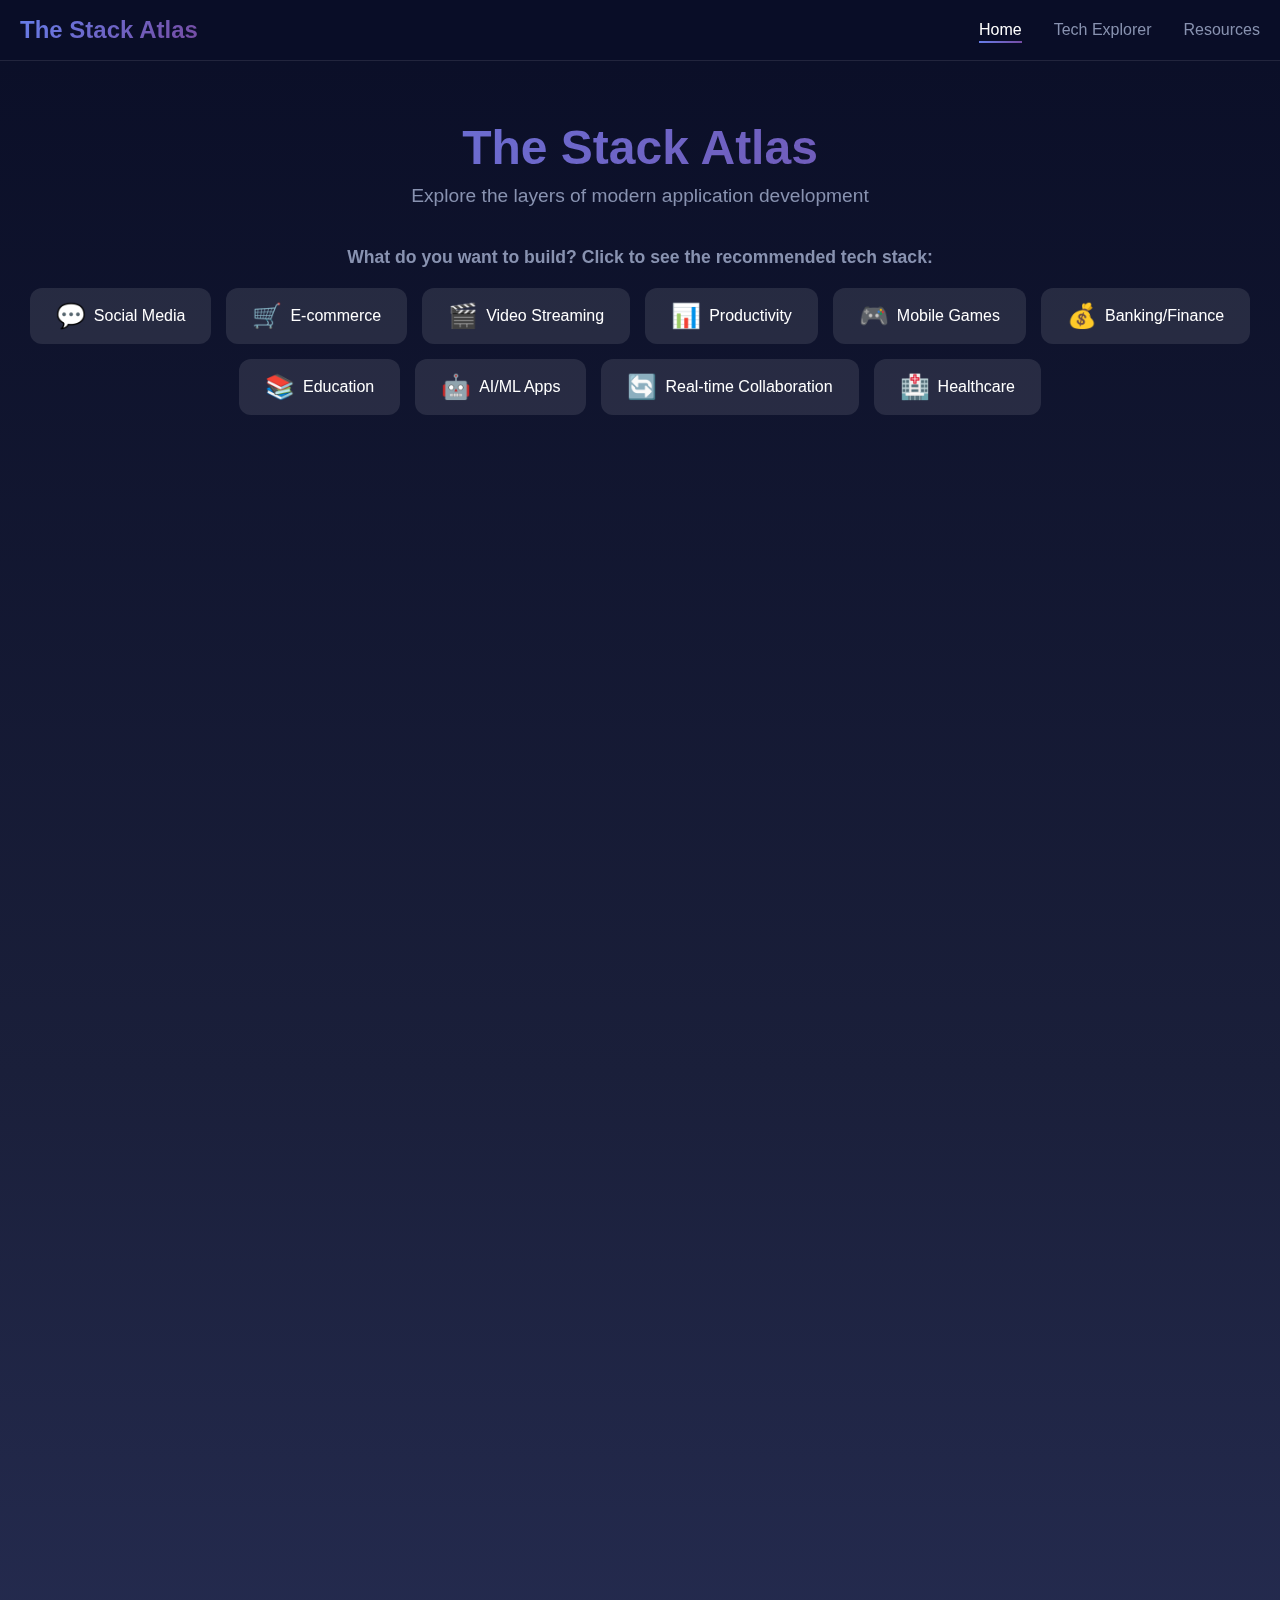
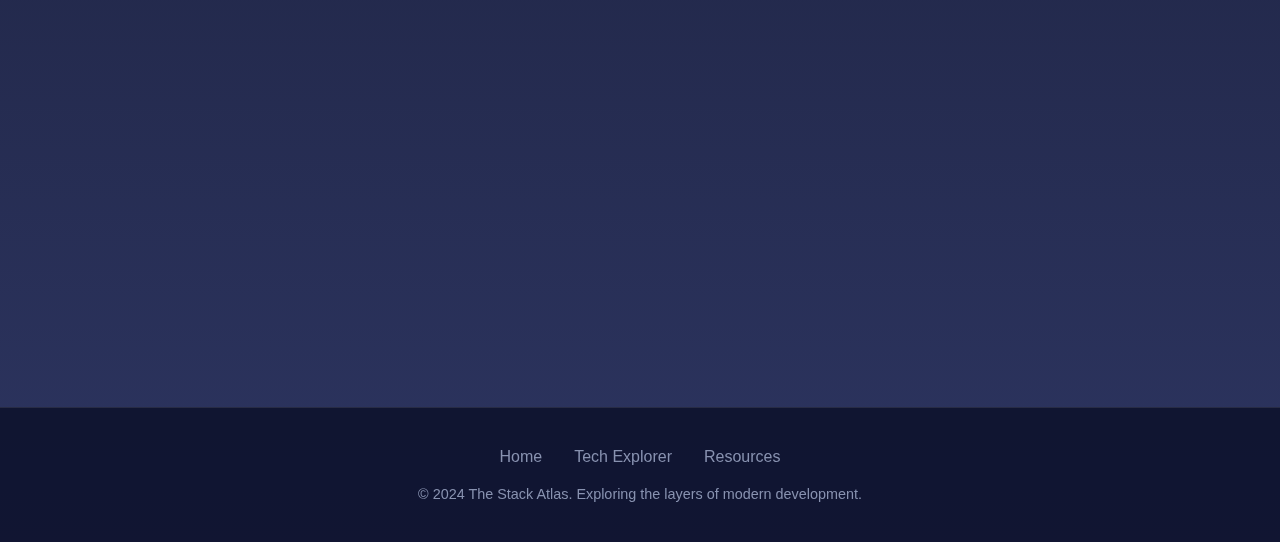
<file: index.html>
<!DOCTYPE html>
<html lang="en">
<head>
    <meta charset="UTF-8">
    <meta name="viewport" content="width=device-width, initial-scale=1.0">
    <title>The Stack Atlas - Interactive Technology Visualization</title>
    <link rel="stylesheet" href="css/styles.css">
</head>
<body>
    <div class="particles" id="particles"></div>
    
    <!-- Navigation -->
    <div class="nav-container">
        <div class="nav-wrapper">
            <nav>
                <a href="index.html" class="logo">The Stack Atlas</a>
                <button class="mobile-menu-toggle" type="button">☰</button>
                <ul class="nav-links">
                    <li><a href="index.html" class="active">Home</a></li>
                    <li><a href="explorer.html">Tech Explorer</a></li>
                    <li><a href="resources.html">Resources</a></li>
                </ul>
            </nav>
        </div>
    </div>

    <div class="container">
        <div class="header">
            <h1>The Stack Atlas</h1>
            <p>Explore the layers of modern application development</p>
        </div>

        <div class="stack-container" id="stackContainer">
            <!-- Layers will be inserted here by JavaScript -->
        </div>
    </div>

    <div class="tooltip" id="tooltip"></div>

    <!-- Footer -->
    <footer>
        <div class="footer-content">
            <div class="footer-links">
                <a href="index.html">Home</a>
                <a href="explorer.html">Tech Explorer</a>
                <a href="resources.html">Resources</a>
            </div>
            <p class="footer-text">© 2024 The Stack Atlas. Exploring the layers of modern development.</p>
        </div>
    </footer>

    <script src="js/appTypes.js"></script>
    <script src="js/techData.js"></script>
    <script src="js/main.js"></script>
    <script>
        // Page-specific initialization - run immediately since scripts are loaded in order
        // Override with detailed data if available
        if (typeof techStackDetailed !== 'undefined') {
            techStackData = techStackDetailed;
        }
        
        // Initialize the visualization
        if (typeof initStackVisualization === 'function') {
            initStackVisualization();
        }
        if (typeof createAppSelector === 'function') {
            createAppSelector();
        }
    </script>
</body>
</html>
</file>
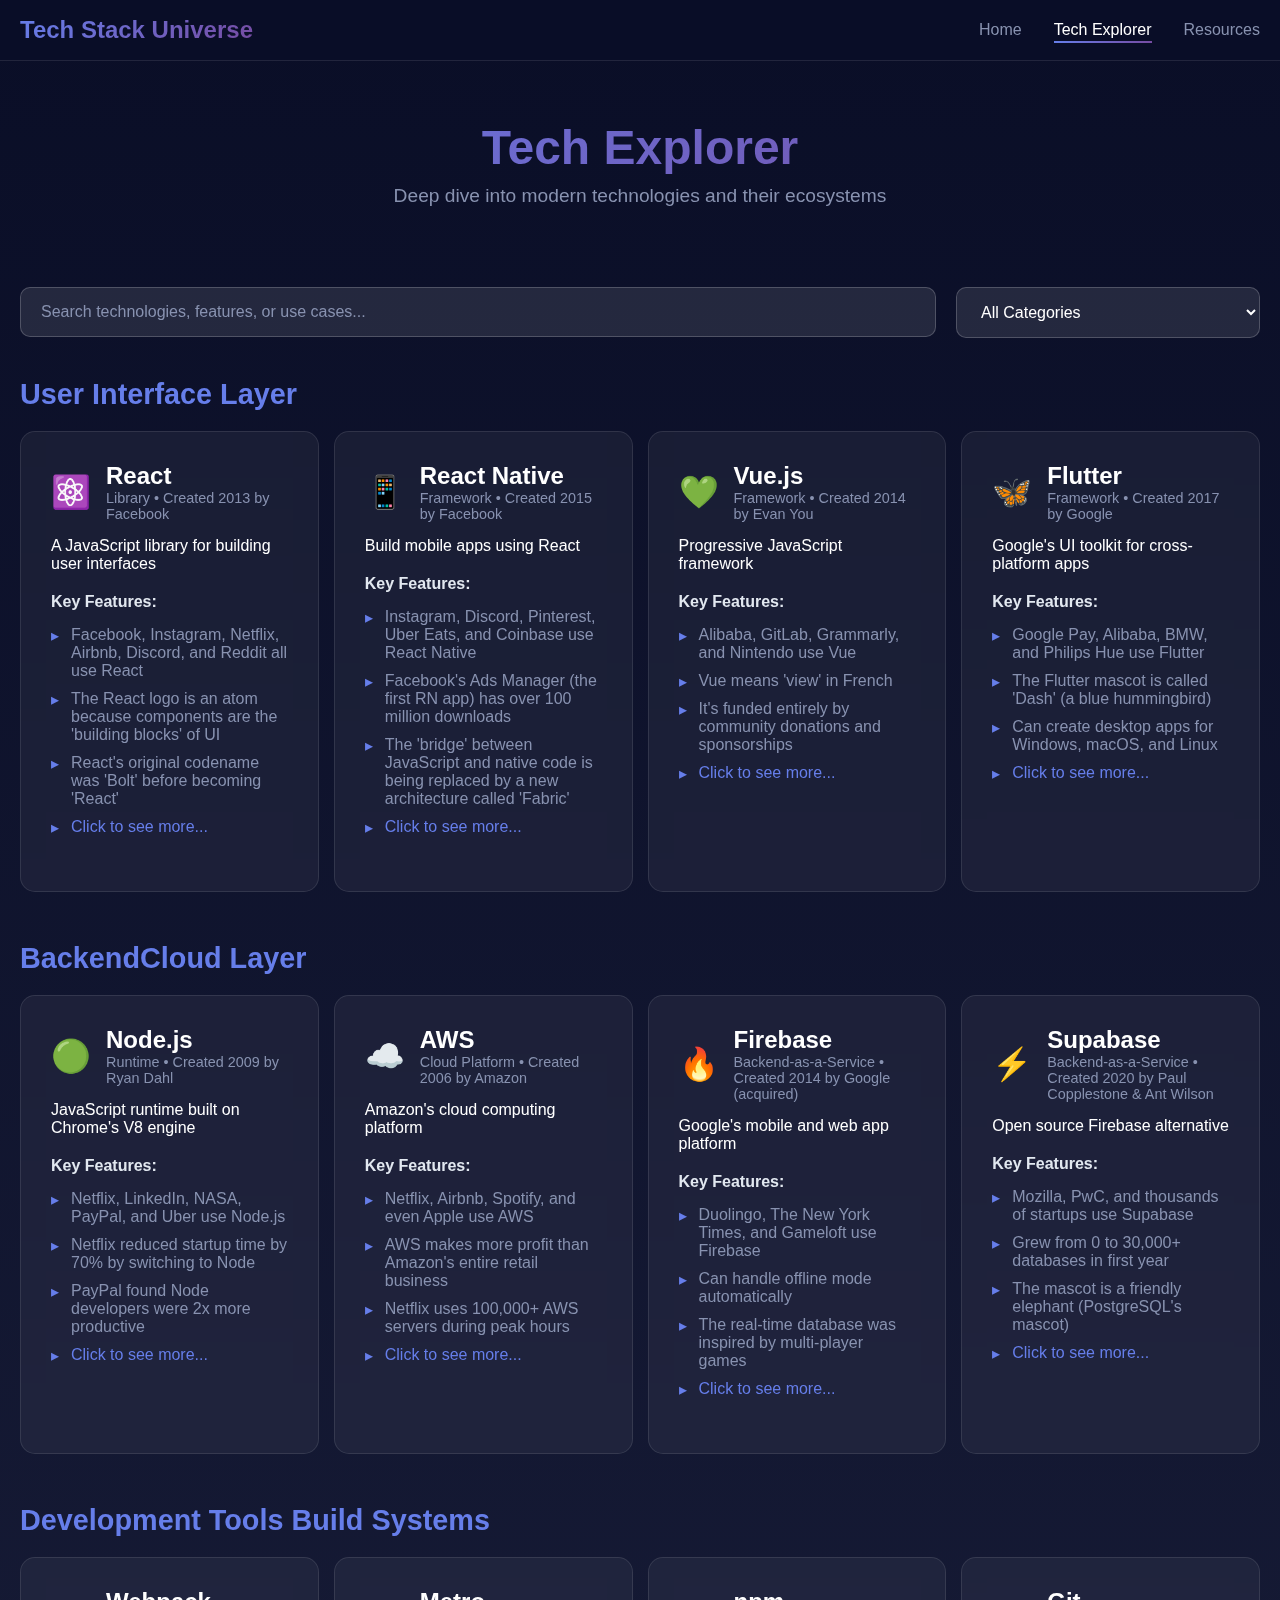
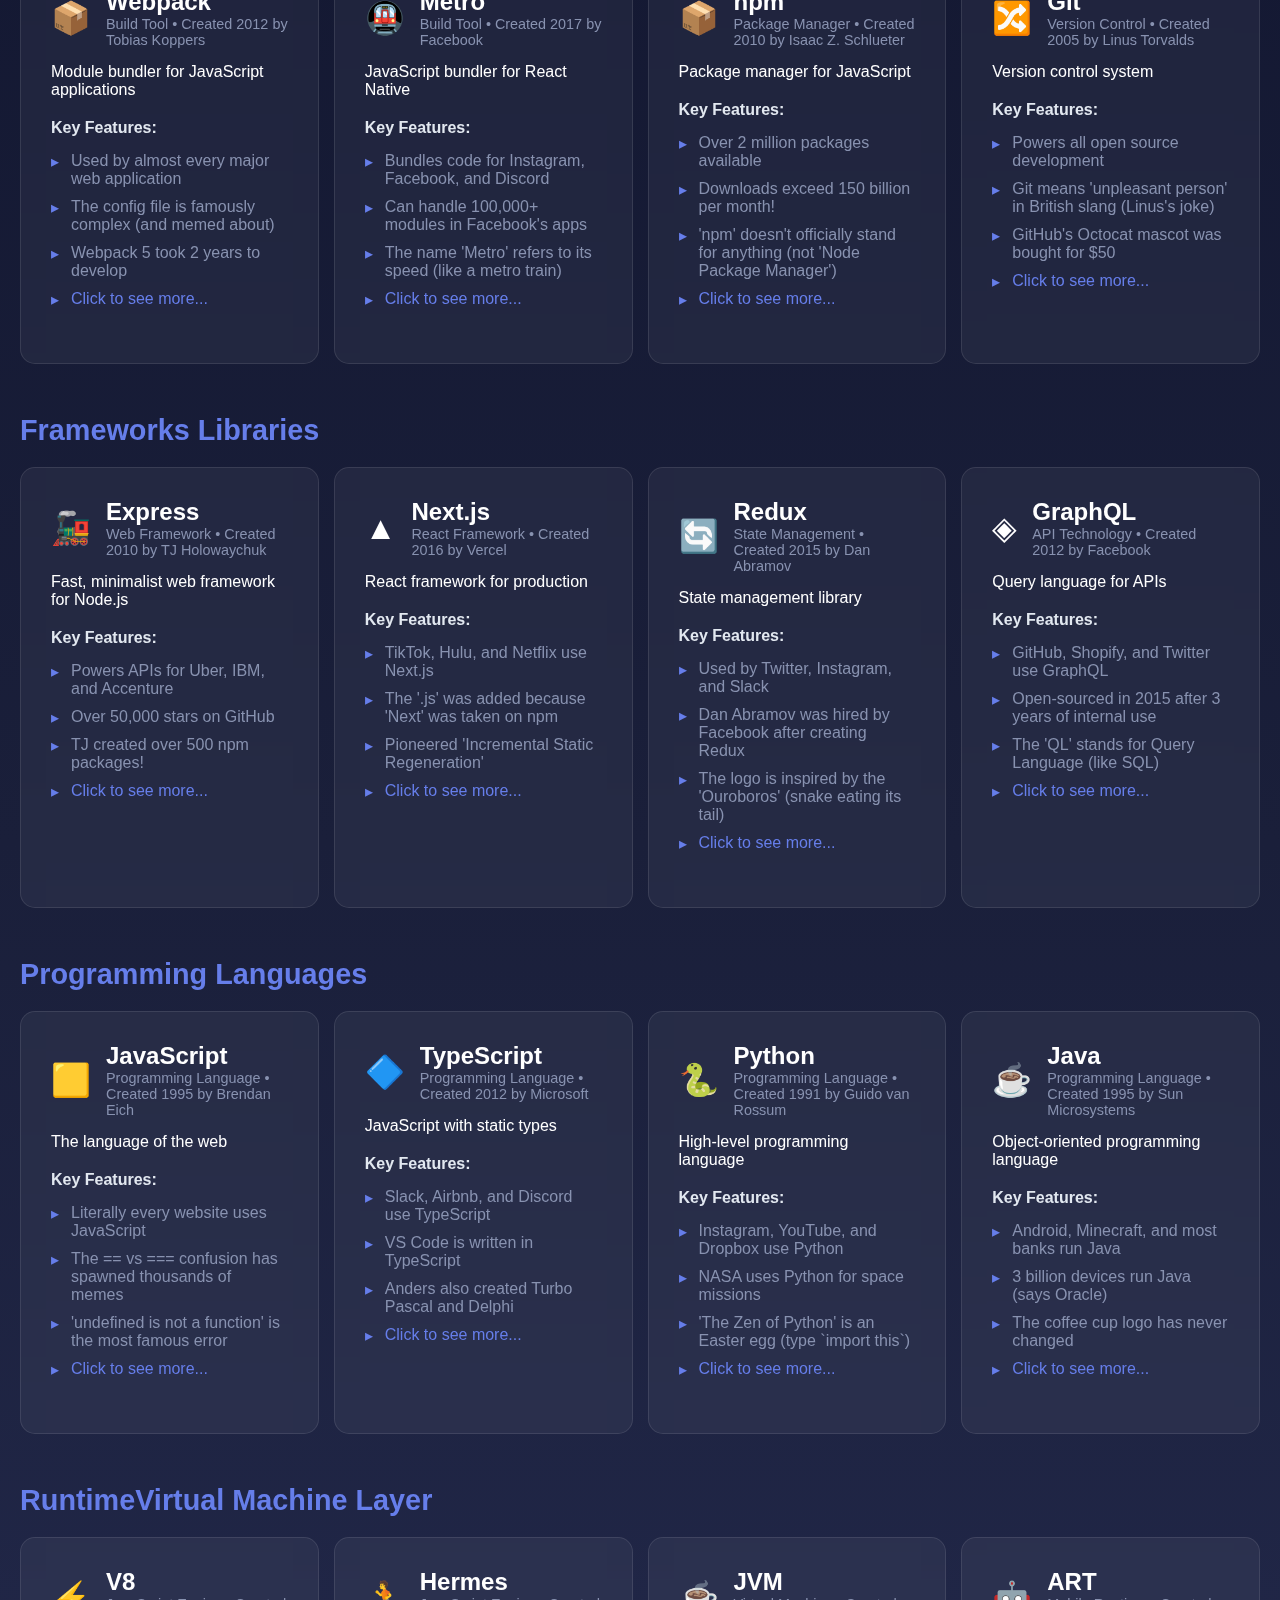
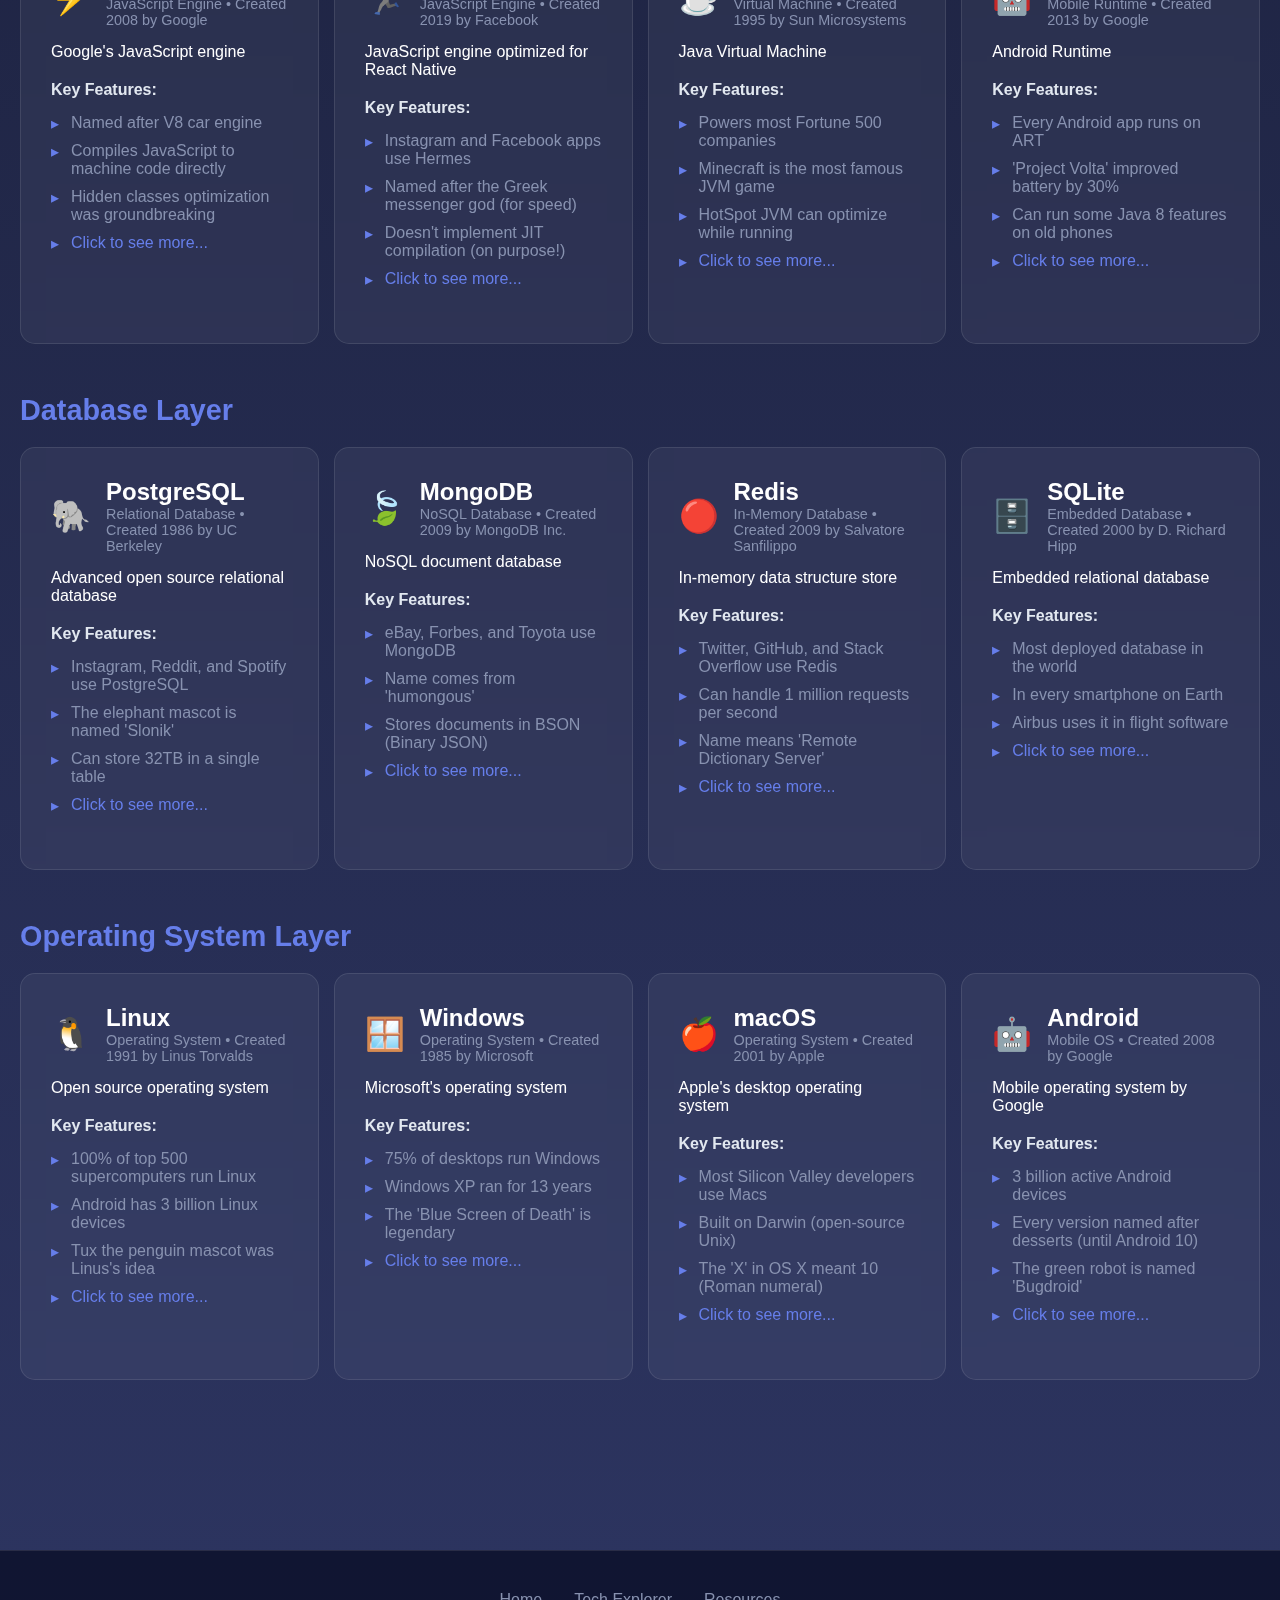
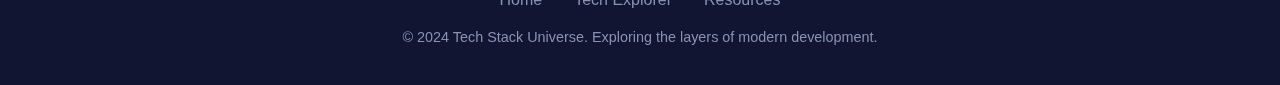
<file: explorer.html>
<!DOCTYPE html>
<html lang="en">
<head>
    <meta charset="UTF-8">
    <meta name="viewport" content="width=device-width, initial-scale=1.0">
    <title>Tech Explorer - Tech Stack Universe</title>
    <link rel="stylesheet" href="css/styles.css">
    <style>
        .explorer-controls {
            display: flex;
            gap: 20px;
            margin-bottom: 40px;
            flex-wrap: wrap;
        }
        
        .search-box {
            flex: 1;
            min-width: 300px;
        }
        
        .search-box input {
            width: 100%;
            padding: 15px 20px;
            background: rgba(255, 255, 255, 0.1);
            border: 1px solid rgba(255, 255, 255, 0.2);
            border-radius: 10px;
            color: #fff;
            font-size: 16px;
        }
        
        .search-box input::placeholder {
            color: #8892b0;
        }
        
        .filter-box select {
            padding: 15px 20px;
            background: rgba(255, 255, 255, 0.1);
            border: 1px solid rgba(255, 255, 255, 0.2);
            border-radius: 10px;
            color: #fff;
            font-size: 16px;
            cursor: pointer;
        }
        
        .filter-box select option {
            background: #1a1f3a;
        }
        
        .category-section {
            margin-bottom: 50px;
        }
        
        .category-section h3 {
            color: #667eea;
            margin-bottom: 20px;
            font-size: 1.8em;
        }
        
        .tech-detail-card {
            background: rgba(255, 255, 255, 0.05);
            backdrop-filter: blur(10px);
            border-radius: 15px;
            padding: 30px;
            border: 1px solid rgba(255, 255, 255, 0.1);
            transition: transform 0.3s ease;
        }
        
        .tech-detail-card:hover {
            transform: translateY(-5px);
        }
        
        .tech-detail-card h4 {
            color: #fff;
            font-size: 1.5em;
            margin-bottom: 10px;
        }
        
        .tech-meta {
            color: #8892b0;
            font-size: 0.9em;
            margin-bottom: 15px;
        }
        
        .tech-details {
            margin-top: 20px;
        }
        
        .detail-section {
            margin-bottom: 20px;
        }
        
        .detail-section strong {
            color: #e2e8f0;
            display: block;
            margin-bottom: 10px;
        }
        
        .detail-section ul {
            list-style: none;
            padding-left: 0;
        }
        
        .detail-section li {
            color: #8892b0;
            padding: 5px 0;
            padding-left: 20px;
            position: relative;
        }
        
        .detail-section li::before {
            content: "▸";
            position: absolute;
            left: 0;
            color: #667eea;
        }
        
        .related-tech {
            display: flex;
            flex-wrap: wrap;
            gap: 10px;
            margin-top: 10px;
        }
        
        .tech-tag {
            background: rgba(102, 126, 234, 0.2);
            padding: 5px 15px;
            border-radius: 20px;
            font-size: 0.9em;
            color: #e2e8f0;
        }
    </style>
</head>
<body>
    <div class="particles" id="particles"></div>
    
    <!-- Navigation -->
    <div class="nav-container">
        <div class="nav-wrapper">
            <nav>
                <a href="index.html" class="logo">Tech Stack Universe</a>
                <button class="mobile-menu-toggle" type="button">☰</button>
                <ul class="nav-links">
                    <li><a href="index.html">Home</a></li>
                    <li><a href="explorer.html" class="active">Tech Explorer</a></li>
                    <li><a href="resources.html">Resources</a></li>
                </ul>
            </nav>
        </div>
    </div>

    <div class="container">
        <div class="header">
            <h1>Tech Explorer</h1>
            <p>Deep dive into modern technologies and their ecosystems</p>
        </div>

        <div class="content-section">
            <div class="explorer-controls">
                <div class="search-box">
                    <input type="text" id="techSearch" placeholder="Search technologies, features, or use cases...">
                </div>
                <div class="filter-box">
                    <select id="categoryFilter">
                        <option value="">All Categories</option>
                    </select>
                </div>
            </div>

            <div id="explorerResults">
                <!-- Results will be dynamically populated here -->
            </div>
        </div>
    </div>

    <!-- Footer -->
    <footer>
        <div class="footer-content">
            <div class="footer-links">
                <a href="index.html">Home</a>
                <a href="explorer.html">Tech Explorer</a>
                <a href="resources.html">Resources</a>
            </div>
            <p class="footer-text">© 2024 Tech Stack Universe. Exploring the layers of modern development.</p>
        </div>
    </footer>

    <script src="js/main.js"></script>
    <script src="js/techData.js"></script>
    <script src="js/explorer.js"></script>
</body>
</html>
</file>
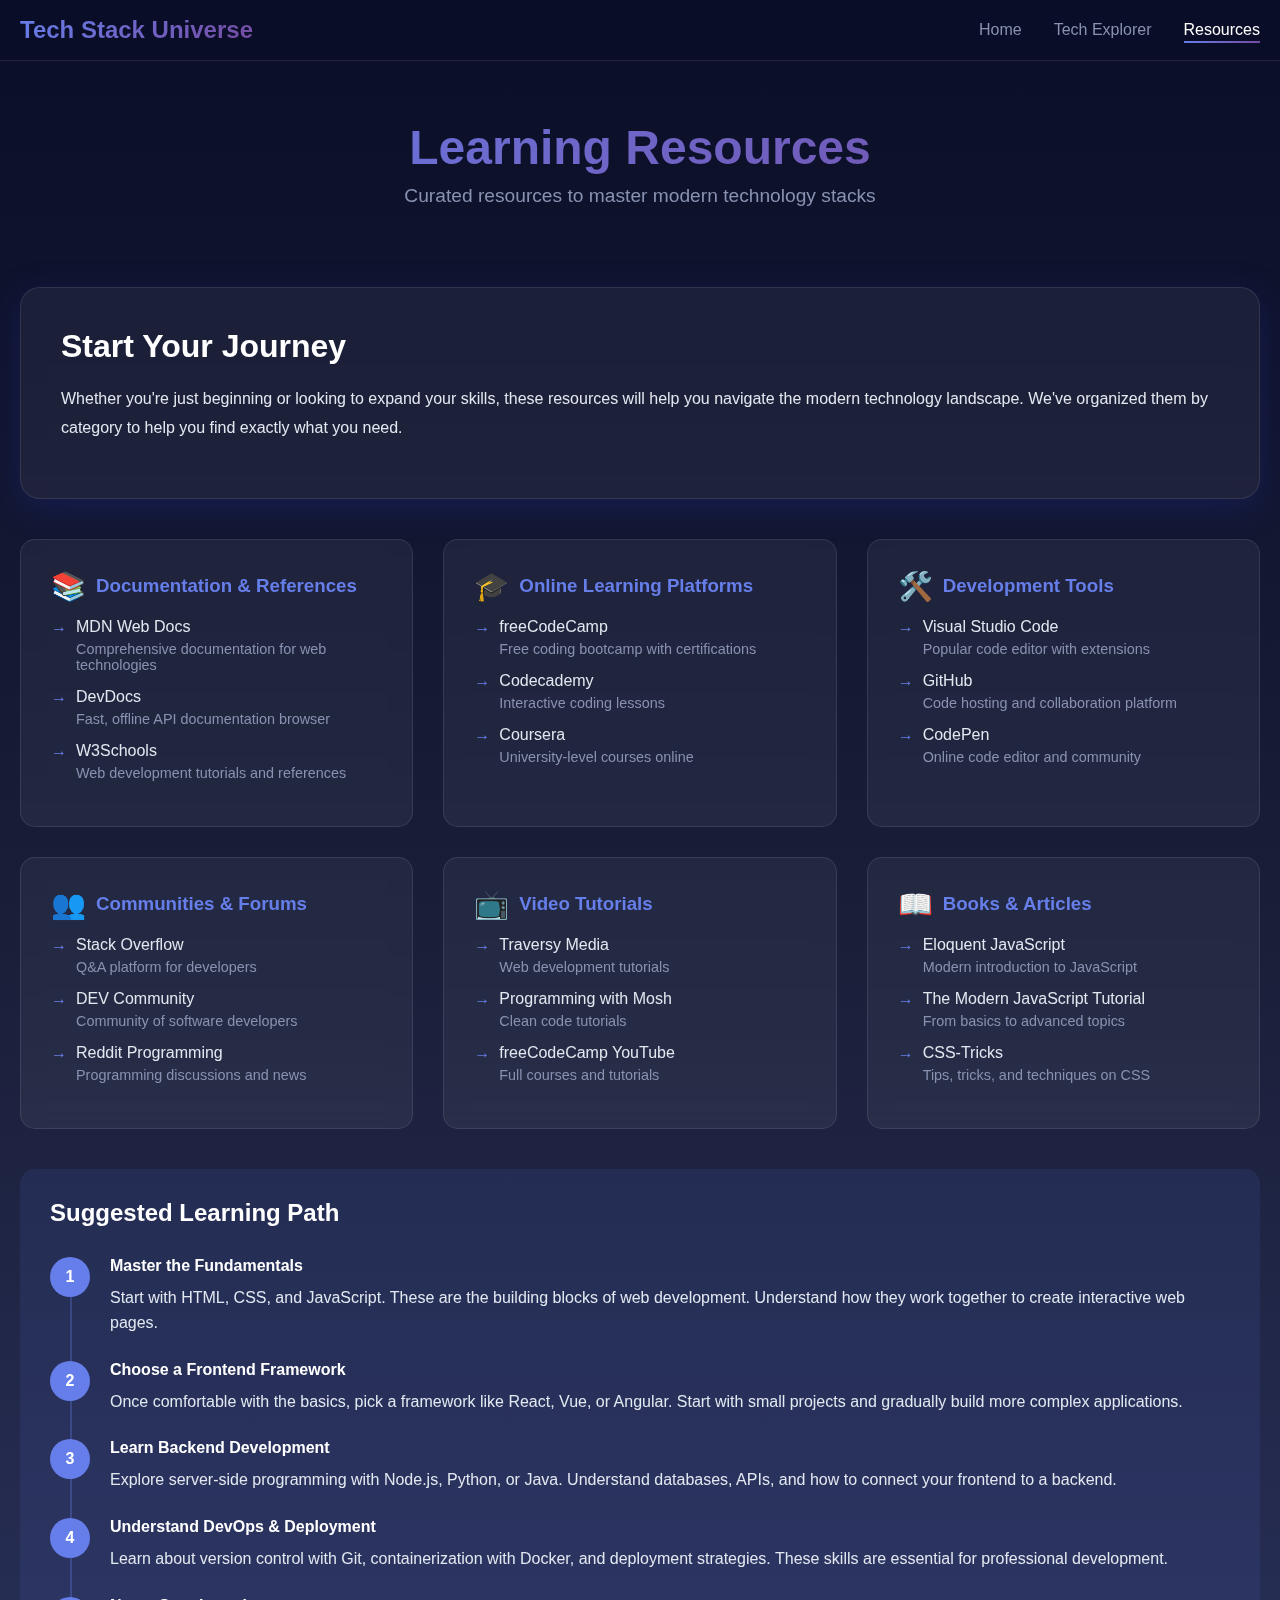
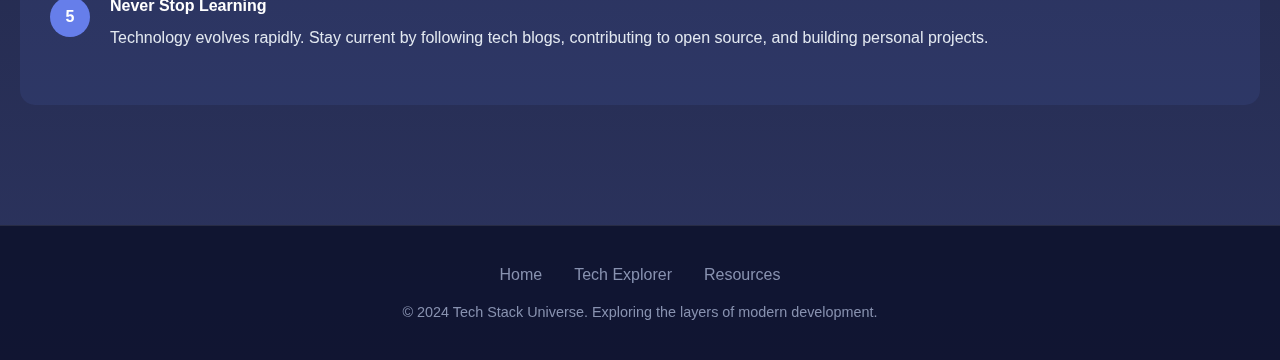
<file: resources.html>
<!DOCTYPE html>
<html lang="en">
<head>
    <meta charset="UTF-8">
    <meta name="viewport" content="width=device-width, initial-scale=1.0">
    <title>Resources - Tech Stack Universe</title>
    <link rel="stylesheet" href="css/styles.css">
    <style>
        .resource-grid {
            display: grid;
            grid-template-columns: repeat(auto-fit, minmax(350px, 1fr));
            gap: 30px;
            margin-top: 40px;
        }
        
        .resource-card {
            background: rgba(255, 255, 255, 0.05);
            backdrop-filter: blur(10px);
            border-radius: 15px;
            padding: 30px;
            border: 1px solid rgba(255, 255, 255, 0.1);
            transition: all 0.3s ease;
        }
        
        .resource-card:hover {
            transform: translateY(-5px);
            border-color: #667eea;
        }
        
        .resource-card h3 {
            color: #667eea;
            margin-bottom: 15px;
            display: flex;
            align-items: center;
            gap: 10px;
        }
        
        .resource-icon {
            font-size: 1.5em;
        }
        
        .resource-list {
            list-style: none;
            padding: 0;
        }
        
        .resource-list li {
            margin-bottom: 15px;
            padding-left: 25px;
            position: relative;
        }
        
        .resource-list li::before {
            content: "→";
            position: absolute;
            left: 0;
            color: #667eea;
        }
        
        .resource-link {
            color: #e2e8f0;
            text-decoration: none;
            transition: color 0.3s ease;
        }
        
        .resource-link:hover {
            color: #667eea;
        }
        
        .resource-description {
            color: #8892b0;
            font-size: 0.9em;
            margin-top: 5px;
        }
        
        .learning-path {
            background: rgba(102, 126, 234, 0.1);
            border-radius: 15px;
            padding: 30px;
            margin-top: 40px;
        }
        
        .path-step {
            display: flex;
            align-items: start;
            margin-bottom: 25px;
            position: relative;
        }
        
        .path-step:not(:last-child)::after {
            content: "";
            position: absolute;
            left: 20px;
            top: 40px;
            width: 2px;
            height: calc(100% + 10px);
            background: rgba(102, 126, 234, 0.3);
        }
        
        .step-number {
            background: #667eea;
            color: #fff;
            width: 40px;
            height: 40px;
            border-radius: 50%;
            display: flex;
            align-items: center;
            justify-content: center;
            font-weight: bold;
            margin-right: 20px;
            flex-shrink: 0;
        }
        
        .step-content h4 {
            color: #fff;
            margin-bottom: 10px;
        }
        
        .step-content p {
            color: #e2e8f0;
            line-height: 1.6;
        }
    </style>
</head>
<body>
    <div class="particles" id="particles"></div>
    
    <!-- Navigation -->
    <div class="nav-container">
        <div class="nav-wrapper">
            <nav>
                <a href="index.html" class="logo">Tech Stack Universe</a>
                <button class="mobile-menu-toggle" type="button">☰</button>
                <ul class="nav-links">
                    <li><a href="index.html">Home</a></li>
                    <li><a href="explorer.html">Tech Explorer</a></li>
                    <li><a href="resources.html" class="active">Resources</a></li>
                </ul>
            </nav>
        </div>
    </div>

    <div class="container">
        <div class="header">
            <h1>Learning Resources</h1>
            <p>Curated resources to master modern technology stacks</p>
        </div>

        <div class="content-section">
            <div class="card">
                <h2>Start Your Journey</h2>
                <p>Whether you're just beginning or looking to expand your skills, these resources will help you navigate the modern technology landscape. We've organized them by category to help you find exactly what you need.</p>
            </div>

            <div class="resource-grid">
                <div class="resource-card">
                    <h3><span class="resource-icon">📚</span> Documentation & References</h3>
                    <ul class="resource-list">
                        <li>
                            <a href="https://developer.mozilla.org" class="resource-link" target="_blank">MDN Web Docs</a>
                            <p class="resource-description">Comprehensive documentation for web technologies</p>
                        </li>
                        <li>
                            <a href="https://devdocs.io" class="resource-link" target="_blank">DevDocs</a>
                            <p class="resource-description">Fast, offline API documentation browser</p>
                        </li>
                        <li>
                            <a href="https://w3schools.com" class="resource-link" target="_blank">W3Schools</a>
                            <p class="resource-description">Web development tutorials and references</p>
                        </li>
                    </ul>
                </div>

                <div class="resource-card">
                    <h3><span class="resource-icon">🎓</span> Online Learning Platforms</h3>
                    <ul class="resource-list">
                        <li>
                            <a href="https://freecodecamp.org" class="resource-link" target="_blank">freeCodeCamp</a>
                            <p class="resource-description">Free coding bootcamp with certifications</p>
                        </li>
                        <li>
                            <a href="https://codecademy.com" class="resource-link" target="_blank">Codecademy</a>
                            <p class="resource-description">Interactive coding lessons</p>
                        </li>
                        <li>
                            <a href="https://coursera.org" class="resource-link" target="_blank">Coursera</a>
                            <p class="resource-description">University-level courses online</p>
                        </li>
                    </ul>
                </div>

                <div class="resource-card">
                    <h3><span class="resource-icon">🛠️</span> Development Tools</h3>
                    <ul class="resource-list">
                        <li>
                            <a href="https://code.visualstudio.com" class="resource-link" target="_blank">Visual Studio Code</a>
                            <p class="resource-description">Popular code editor with extensions</p>
                        </li>
                        <li>
                            <a href="https://github.com" class="resource-link" target="_blank">GitHub</a>
                            <p class="resource-description">Code hosting and collaboration platform</p>
                        </li>
                        <li>
                            <a href="https://codepen.io" class="resource-link" target="_blank">CodePen</a>
                            <p class="resource-description">Online code editor and community</p>
                        </li>
                    </ul>
                </div>

                <div class="resource-card">
                    <h3><span class="resource-icon">👥</span> Communities & Forums</h3>
                    <ul class="resource-list">
                        <li>
                            <a href="https://stackoverflow.com" class="resource-link" target="_blank">Stack Overflow</a>
                            <p class="resource-description">Q&A platform for developers</p>
                        </li>
                        <li>
                            <a href="https://dev.to" class="resource-link" target="_blank">DEV Community</a>
                            <p class="resource-description">Community of software developers</p>
                        </li>
                        <li>
                            <a href="https://reddit.com/r/programming" class="resource-link" target="_blank">Reddit Programming</a>
                            <p class="resource-description">Programming discussions and news</p>
                        </li>
                    </ul>
                </div>

                <div class="resource-card">
                    <h3><span class="resource-icon">📺</span> Video Tutorials</h3>
                    <ul class="resource-list">
                        <li>
                            <a href="https://youtube.com/traversymedia" class="resource-link" target="_blank">Traversy Media</a>
                            <p class="resource-description">Web development tutorials</p>
                        </li>
                        <li>
                            <a href="https://youtube.com/programmingwithmosh" class="resource-link" target="_blank">Programming with Mosh</a>
                            <p class="resource-description">Clean code tutorials</p>
                        </li>
                        <li>
                            <a href="https://youtube.com/freecodecamp" class="resource-link" target="_blank">freeCodeCamp YouTube</a>
                            <p class="resource-description">Full courses and tutorials</p>
                        </li>
                    </ul>
                </div>

                <div class="resource-card">
                    <h3><span class="resource-icon">📖</span> Books & Articles</h3>
                    <ul class="resource-list">
                        <li>
                            <a href="https://eloquentjavascript.net" class="resource-link" target="_blank">Eloquent JavaScript</a>
                            <p class="resource-description">Modern introduction to JavaScript</p>
                        </li>
                        <li>
                            <a href="https://javascript.info" class="resource-link" target="_blank">The Modern JavaScript Tutorial</a>
                            <p class="resource-description">From basics to advanced topics</p>
                        </li>
                        <li>
                            <a href="https://css-tricks.com" class="resource-link" target="_blank">CSS-Tricks</a>
                            <p class="resource-description">Tips, tricks, and techniques on CSS</p>
                        </li>
                    </ul>
                </div>
            </div>

            <div class="learning-path">
                <h2 style="color: #fff; margin-bottom: 30px;">Suggested Learning Path</h2>
                
                <div class="path-step">
                    <div class="step-number">1</div>
                    <div class="step-content">
                        <h4>Master the Fundamentals</h4>
                        <p>Start with HTML, CSS, and JavaScript. These are the building blocks of web development. Understand how they work together to create interactive web pages.</p>
                    </div>
                </div>

                <div class="path-step">
                    <div class="step-number">2</div>
                    <div class="step-content">
                        <h4>Choose a Frontend Framework</h4>
                        <p>Once comfortable with the basics, pick a framework like React, Vue, or Angular. Start with small projects and gradually build more complex applications.</p>
                    </div>
                </div>

                <div class="path-step">
                    <div class="step-number">3</div>
                    <div class="step-content">
                        <h4>Learn Backend Development</h4>
                        <p>Explore server-side programming with Node.js, Python, or Java. Understand databases, APIs, and how to connect your frontend to a backend.</p>
                    </div>
                </div>

                <div class="path-step">
                    <div class="step-number">4</div>
                    <div class="step-content">
                        <h4>Understand DevOps & Deployment</h4>
                        <p>Learn about version control with Git, containerization with Docker, and deployment strategies. These skills are essential for professional development.</p>
                    </div>
                </div>

                <div class="path-step">
                    <div class="step-number">5</div>
                    <div class="step-content">
                        <h4>Never Stop Learning</h4>
                        <p>Technology evolves rapidly. Stay current by following tech blogs, contributing to open source, and building personal projects.</p>
                    </div>
                </div>
            </div>
        </div>
    </div>

    <!-- Footer -->
    <footer>
        <div class="footer-content">
            <div class="footer-links">
                <a href="index.html">Home</a>
                <a href="explorer.html">Tech Explorer</a>
                <a href="resources.html">Resources</a>
            </div>
            <p class="footer-text">© 2024 Tech Stack Universe. Exploring the layers of modern development.</p>
        </div>
    </footer>

    <script src="js/main.js"></script>
</body>
</html>
</file>
<file: css/styles.css>
* {
    margin: 0;
    padding: 0;
    box-sizing: border-box;
}

body {
    font-family: -apple-system, BlinkMacSystemFont, 'Segoe UI', Roboto, Oxygen, Ubuntu, Cantarell, sans-serif;
    background: linear-gradient(to bottom, #0a0e27 0%, #1a1f3a 50%, #2d3561 100%);
    color: #fff;
    overflow-x: hidden;
    min-height: 100vh;
}

.container {
    max-width: 1400px;
    margin: 0 auto;
    padding: 40px 20px;
}

/* Navigation */
.nav-container {
    position: fixed;
    top: 0;
    left: 0;
    right: 0;
    background: rgba(10, 14, 39, 0.95);
    backdrop-filter: blur(10px);
    border-bottom: 1px solid rgba(255, 255, 255, 0.1);
    z-index: 1100;
    transition: all 0.3s ease;
}

.nav-wrapper {
    max-width: 1400px;
    margin: 0 auto;
    padding: 0 20px;
}

nav {
    display: flex;
    justify-content: space-between;
    align-items: center;
    padding: 1rem 0;
}

.logo {
    font-size: 1.5rem;
    font-weight: bold;
    background: linear-gradient(135deg, #667eea 0%, #764ba2 100%);
    -webkit-background-clip: text;
    -webkit-text-fill-color: transparent;
    background-clip: text;
    text-decoration: none;
}

.nav-links {
    display: flex;
    list-style: none;
    gap: 2rem;
}

.nav-links a {
    color: #8892b0;
    text-decoration: none;
    transition: color 0.3s ease;
    position: relative;
}

.nav-links a:hover,
.nav-links a.active {
    color: #fff;
}

.nav-links a::after {
    content: '';
    position: absolute;
    bottom: -5px;
    left: 0;
    width: 0;
    height: 2px;
    background: linear-gradient(135deg, #667eea 0%, #764ba2 100%);
    transition: width 0.3s ease;
}

.nav-links a:hover::after,
.nav-links a.active::after {
    width: 100%;
}

.mobile-menu-toggle {
    display: none;
    background: none;
    border: none;
    color: #fff;
    font-size: 1.5rem;
    cursor: pointer;
}

/* Header with nav spacing */
.header {
    text-align: center;
    margin-bottom: 60px;
    margin-top: 80px;
    animation: fadeInDown 1s ease-out;
}

.header h1 {
    font-size: 3em;
    margin-bottom: 10px;
    background: linear-gradient(135deg, #667eea 0%, #764ba2 100%);
    -webkit-background-clip: text;
    -webkit-text-fill-color: transparent;
    background-clip: text;
}

.header p {
    font-size: 1.2em;
    color: #8892b0;
}

/* Stack visualization specific styles */
.stack-container {
    position: relative;
    margin: 0 auto;
    max-width: 1200px;
}

.layer {
    position: relative;
    margin-bottom: -30px;
    perspective: 1000px;
    animation: fadeInUp 0.8s ease-out forwards;
    opacity: 0;
}

.layer:nth-child(1) { animation-delay: 0.1s; }
.layer:nth-child(2) { animation-delay: 0.2s; }
.layer:nth-child(3) { animation-delay: 0.3s; }
.layer:nth-child(4) { animation-delay: 0.4s; }
.layer:nth-child(5) { animation-delay: 0.5s; }
.layer:nth-child(6) { animation-delay: 0.6s; }
.layer:nth-child(7) { animation-delay: 0.7s; }
.layer:nth-child(8) { animation-delay: 0.8s; }

.layer-content {
    background: rgba(255, 255, 255, 0.05);
    backdrop-filter: blur(10px);
    border-radius: 20px;
    padding: 30px;
    border: 1px solid rgba(255, 255, 255, 0.1);
    box-shadow: 0 8px 32px 0 rgba(31, 38, 135, 0.37);
    transform-style: preserve-3d;
    transition: transform 0.3s ease;
}

.layer:hover .layer-content {
    transform: translateY(-5px);
}

.layer-title {
    font-size: 1.5em;
    margin-bottom: 20px;
    color: #fff;
    text-shadow: 0 2px 4px rgba(0,0,0,0.3);
}

.tech-grid {
    display: grid;
    grid-template-columns: repeat(auto-fit, minmax(150px, 1fr));
    gap: 15px;
}

.tech-item {
    background: rgba(255, 255, 255, 0.1);
    border-radius: 12px;
    padding: 15px;
    text-align: center;
    cursor: pointer;
    transition: all 0.3s ease;
    position: relative;
    overflow: hidden;
}

.tech-item::before {
    content: '';
    position: absolute;
    top: 0;
    left: 0;
    right: 0;
    bottom: 0;
    background: linear-gradient(135deg, transparent, rgba(255,255,255,0.1));
    transform: translateX(-100%);
    transition: transform 0.3s ease;
}

.tech-item:hover::before {
    transform: translateX(0);
}

.tech-item:hover {
    background: rgba(255, 255, 255, 0.2);
    transform: translateY(-3px);
    box-shadow: 0 5px 20px rgba(0,0,0,0.3);
}

.tech-icon {
    font-size: 2em;
    margin-bottom: 10px;
}

.tech-name {
    font-weight: 600;
    font-size: 1.1em;
}

.tooltip {
    position: absolute;
    background: rgba(20, 20, 40, 0.95);
    backdrop-filter: blur(10px);
    border: 1px solid rgba(255, 255, 255, 0.2);
    border-radius: 12px;
    padding: 20px;
    max-width: 350px;
    box-shadow: 0 10px 40px rgba(0,0,0,0.5);
    z-index: 1000;
    pointer-events: none;
    opacity: 0;
    transform: translateY(10px);
    transition: all 0.3s ease;
}

.tooltip.show {
    opacity: 1;
    transform: translateY(0);
}

.tooltip h3 {
    margin-bottom: 10px;
    color: #667eea;
}

.tooltip p {
    margin-bottom: 10px;
    line-height: 1.6;
    color: #e2e8f0;
}

.tooltip .origin {
    font-size: 0.9em;
    color: #8892b0;
    font-style: italic;
}

.tooltip .relations {
    margin-top: 10px;
    padding-top: 10px;
    border-top: 1px solid rgba(255, 255, 255, 0.1);
}

.tooltip .relations span {
    display: inline-block;
    background: rgba(102, 126, 234, 0.2);
    padding: 3px 8px;
    border-radius: 4px;
    margin: 2px;
    font-size: 0.85em;
}

/* Layer-specific colors */
.layer:nth-child(1) .layer-content { background: rgba(102, 126, 234, 0.1); }
.layer:nth-child(2) .layer-content { background: rgba(118, 75, 162, 0.1); }
.layer:nth-child(3) .layer-content { background: rgba(129, 140, 248, 0.1); }
.layer:nth-child(4) .layer-content { background: rgba(159, 122, 234, 0.1); }
.layer:nth-child(5) .layer-content { background: rgba(139, 92, 246, 0.1); }
.layer:nth-child(6) .layer-content { background: rgba(124, 58, 237, 0.1); }
.layer:nth-child(7) .layer-content { background: rgba(109, 40, 217, 0.1); }
.layer:nth-child(8) .layer-content { background: rgba(91, 33, 182, 0.1); }

/* Animations */
@keyframes fadeInDown {
    from {
        opacity: 0;
        transform: translateY(-30px);
    }
    to {
        opacity: 1;
        transform: translateY(0);
    }
}

@keyframes fadeInUp {
    from {
        opacity: 0;
        transform: translateY(30px);
    }
    to {
        opacity: 1;
        transform: translateY(0);
    }
}

/* Floating particles effect */
.particles {
    position: fixed;
    top: 0;
    left: 0;
    width: 100%;
    height: 100%;
    pointer-events: none;
    overflow: hidden;
    z-index: -1;
}

.particle {
    position: absolute;
    background: rgba(255, 255, 255, 0.1);
    border-radius: 50%;
    animation: float 20s infinite linear;
}

@keyframes float {
    from {
        transform: translateY(100vh) rotate(0deg);
        opacity: 0;
    }
    10% {
        opacity: 1;
    }
    90% {
        opacity: 1;
    }
    to {
        transform: translateY(-100vh) rotate(360deg);
        opacity: 0;
    }
}

/* Footer */
footer {
    background: rgba(10, 14, 39, 0.8);
    border-top: 1px solid rgba(255, 255, 255, 0.1);
    margin-top: 80px;
    padding: 40px 0;
    text-align: center;
}

.footer-content {
    max-width: 1400px;
    margin: 0 auto;
    padding: 0 20px;
}

.footer-links {
    display: flex;
    justify-content: center;
    gap: 2rem;
    margin-bottom: 20px;
}

.footer-links a {
    color: #8892b0;
    text-decoration: none;
    transition: color 0.3s ease;
}

.footer-links a:hover {
    color: #fff;
}

.footer-text {
    color: #8892b0;
    font-size: 0.9rem;
}

/* Responsive design */
@media (max-width: 768px) {
    .nav-links {
        display: none;
        position: absolute;
        top: 100%;
        left: 0;
        right: 0;
        background: rgba(10, 14, 39, 0.98);
        flex-direction: column;
        padding: 1rem 0;
        border-bottom: 1px solid rgba(255, 255, 255, 0.1);
    }

    .nav-links.active {
        display: flex;
    }

    .nav-links li {
        text-align: center;
        padding: 0.5rem 0;
    }

    .mobile-menu-toggle {
        display: block;
    }

    .header h1 {
        font-size: 2em;
    }

    .tech-grid {
        grid-template-columns: repeat(auto-fit, minmax(120px, 1fr));
        gap: 10px;
    }

    .layer-content {
        padding: 20px;
    }

    .footer-links {
        flex-direction: column;
        gap: 1rem;
    }
}

/* Page-specific styles */
.content-section {
    margin-top: 80px;
    animation: fadeInUp 0.8s ease-out;
}

.card {
    background: rgba(255, 255, 255, 0.05);
    backdrop-filter: blur(10px);
    border-radius: 20px;
    padding: 40px;
    margin-bottom: 30px;
    border: 1px solid rgba(255, 255, 255, 0.1);
    box-shadow: 0 8px 32px 0 rgba(31, 38, 135, 0.37);
}

.card h2 {
    color: #fff;
    margin-bottom: 20px;
    font-size: 2em;
}

.card p {
    color: #e2e8f0;
    line-height: 1.8;
    margin-bottom: 15px;
}

.grid-2 {
    display: grid;
    grid-template-columns: repeat(auto-fit, minmax(300px, 1fr));
    gap: 30px;
    margin-top: 40px;
}

.feature-card {
    background: rgba(255, 255, 255, 0.05);
    backdrop-filter: blur(10px);
    border-radius: 15px;
    padding: 30px;
    border: 1px solid rgba(255, 255, 255, 0.1);
    transition: transform 0.3s ease;
}

.feature-card:hover {
    transform: translateY(-5px);
}

.feature-card h3 {
    color: #667eea;
    margin-bottom: 15px;
}

.feature-card p {
    color: #e2e8f0;
    line-height: 1.6;
}

/* Form styles */
.form-group {
    margin-bottom: 25px;
}

.form-group label {
    display: block;
    color: #e2e8f0;
    margin-bottom: 10px;
    font-weight: 500;
}

.form-group input,
.form-group textarea {
    width: 100%;
    padding: 15px;
    background: rgba(255, 255, 255, 0.1);
    border: 1px solid rgba(255, 255, 255, 0.2);
    border-radius: 10px;
    color: #fff;
    font-size: 16px;
    transition: all 0.3s ease;
}

.form-group input:focus,
.form-group textarea:focus {
    outline: none;
    background: rgba(255, 255, 255, 0.15);
    border-color: #667eea;
}

.btn {
    display: inline-block;
    padding: 15px 30px;
    background: linear-gradient(135deg, #667eea 0%, #764ba2 100%);
    color: #fff;
    text-decoration: none;
    border-radius: 10px;
    font-weight: 600;
    transition: all 0.3s ease;
    border: none;
    cursor: pointer;
    font-size: 16px;
}

.btn:hover {
    transform: translateY(-2px);
    box-shadow: 0 5px 20px rgba(102, 126, 234, 0.4);
}

/* Modal Styles */
.modal-overlay {
    position: fixed;
    top: 0;
    left: 0;
    width: 100%;
    height: 100%;
    background: rgba(0, 0, 0, 0.8);
    -webkit-backdrop-filter: blur(5px);
    backdrop-filter: blur(5px);
    display: flex;
    align-items: center;
    justify-content: center;
    z-index: 2000;
    opacity: 0;
    visibility: hidden;
    transition: all 0.3s ease;
    padding: 20px;
}

.modal-overlay.active {
    opacity: 1;
    visibility: visible;
}

.modal-content {
    background: rgba(20, 20, 40, 0.98);
    -webkit-backdrop-filter: blur(20px);
    backdrop-filter: blur(20px);
    border: 1px solid rgba(255, 255, 255, 0.1);
    border-radius: 20px;
    max-width: 800px;
    width: 100%;
    max-height: 90vh;
    overflow-y: auto;
    position: relative;
    transform: scale(0.9);
    transition: transform 0.3s ease;
}

.modal-overlay.active .modal-content {
    transform: scale(1);
}

.modal-header {
    padding: 30px;
    border-bottom: 1px solid rgba(255, 255, 255, 0.1);
    position: sticky;
    top: 0;
    background: rgba(20, 20, 40, 0.98);
    -webkit-backdrop-filter: blur(20px);
    backdrop-filter: blur(20px);
    z-index: 10;
}

.modal-title {
    display: flex;
    align-items: center;
    gap: 15px;
    margin-bottom: 10px;
}

.modal-icon {
    font-size: 2.5em;
}

.modal-name {
    font-size: 2em;
    color: #fff;
    margin: 0;
}

.modal-category {
    color: #8892b0;
    font-size: 1.1em;
}

.modal-close {
    position: absolute;
    top: 20px;
    right: 20px;
    background: rgba(255, 255, 255, 0.1);
    border: none;
    color: #fff;
    width: 40px;
    height: 40px;
    border-radius: 50%;
    display: flex;
    align-items: center;
    justify-content: center;
    cursor: pointer;
    transition: all 0.3s ease;
    font-size: 1.5em;
}

.modal-close:hover {
    background: rgba(255, 255, 255, 0.2);
    transform: rotate(90deg);
}

.modal-body {
    padding: 30px;
}

.modal-section {
    margin-bottom: 40px;
}

.modal-section:last-child {
    margin-bottom: 0;
}

.modal-section h3 {
    color: #667eea;
    margin-bottom: 15px;
    font-size: 1.4em;
}

.modal-section p {
    color: #e2e8f0;
    line-height: 1.8;
    margin-bottom: 15px;
}

.origin-story {
    background: rgba(102, 126, 234, 0.1);
    border-radius: 15px;
    padding: 20px;
    margin: 15px 0;
}

.origin-story .year {
    color: #667eea;
    font-weight: bold;
    font-size: 1.2em;
}

.origin-story .creator {
    color: #8892b0;
    font-style: italic;
}

.fun-facts-list {
    list-style: none;
    padding: 0;
}

.fun-facts-list li {
    padding: 10px 0;
    padding-left: 30px;
    position: relative;
    color: #e2e8f0;
}

.fun-facts-list li::before {
    content: "🎯";
    position: absolute;
    left: 0;
}

.famous-apps {
    display: flex;
    flex-wrap: wrap;
    gap: 10px;
    margin-top: 15px;
}

.app-tag {
    background: rgba(102, 126, 234, 0.2);
    padding: 8px 16px;
    border-radius: 20px;
    font-size: 0.95em;
    color: #e2e8f0;
}

.connections-grid {
    display: grid;
    grid-template-columns: repeat(auto-fit, minmax(120px, 1fr));
    gap: 10px;
    margin-top: 15px;
}

.connection-item {
    background: rgba(255, 255, 255, 0.05);
    padding: 10px;
    border-radius: 10px;
    text-align: center;
    color: #e2e8f0;
    font-size: 0.9em;
    cursor: pointer;
    transition: all 0.3s ease;
}

.connection-item:hover {
    background: rgba(102, 126, 234, 0.2);
    transform: translateY(-2px);
}

/* Scrollbar styling for modal */
.modal-content::-webkit-scrollbar {
    width: 8px;
}

.modal-content::-webkit-scrollbar-track {
    background: rgba(255, 255, 255, 0.05);
    border-radius: 4px;
}

.modal-content::-webkit-scrollbar-thumb {
    background: rgba(102, 126, 234, 0.5);
    border-radius: 4px;
}

.modal-content::-webkit-scrollbar-thumb:hover {
    background: rgba(102, 126, 234, 0.7);
}

/* Make tech items clickable */
.tech-item {
    cursor: pointer;
}

.tech-item:active {
    transform: scale(0.95);
}

/* App selector styles */
.app-selector {
    text-align: center;
    margin-bottom: 40px;
    margin-top: -20px;
    animation: fadeInDown 0.8s ease-out;
}

.app-selector h3 {
    margin-bottom: 20px;
    color: #8892b0;
    font-size: 1.1em;
}

.app-types {
    display: flex;
    flex-wrap: wrap;
    justify-content: center;
    gap: 15px;
    margin-bottom: 20px;
}

.app-type {
    background: rgba(255, 255, 255, 0.1);
    border: 2px solid transparent;
    border-radius: 12px;
    padding: 12px 24px;
    cursor: pointer;
    transition: all 0.3s ease;
    display: flex;
    align-items: center;
    gap: 8px;
}

.app-type:hover {
    background: rgba(255, 255, 255, 0.2);
    transform: translateY(-2px);
}

.app-type.active {
    background: linear-gradient(135deg, #667eea 0%, #764ba2 100%);
    border-color: #667eea;
    box-shadow: 0 0 20px rgba(102, 126, 234, 0.5);
}

.app-type-icon {
    font-size: 1.5em;
}

.clear-button {
    background: rgba(255, 255, 255, 0.1);
    border: 1px solid rgba(255, 255, 255, 0.2);
    color: #fff;
    padding: 8px 16px;
    border-radius: 8px;
    cursor: pointer;
    transition: all 0.3s ease;
    font-size: 0.9em;
    margin-top: 10px;
}

.clear-button:hover {
    background: rgba(255, 255, 255, 0.2);
}

/* Tech item highlighting states */
.tech-item.dimmed {
    opacity: 0.3;
    transform: scale(0.95);
}

.tech-item.highlighted {
    background: rgba(102, 126, 234, 0.3) !important;
    border: 2px solid #667eea;
    box-shadow: 0 0 20px rgba(102, 126, 234, 0.5);
    animation: pulse 2s infinite;
}

@keyframes pulse {
    0% { box-shadow: 0 0 20px rgba(102, 126, 234, 0.5); }
    50% { box-shadow: 0 0 30px rgba(102, 126, 234, 0.8); }
    100% { box-shadow: 0 0 20px rgba(102, 126, 234, 0.5); }
}

.recommendation-note {
    margin-top: 10px;
    padding-top: 10px;
    border-top: 1px solid rgba(255, 255, 255, 0.1);
    color: #667eea;
    font-weight: 500;
}
</file>
